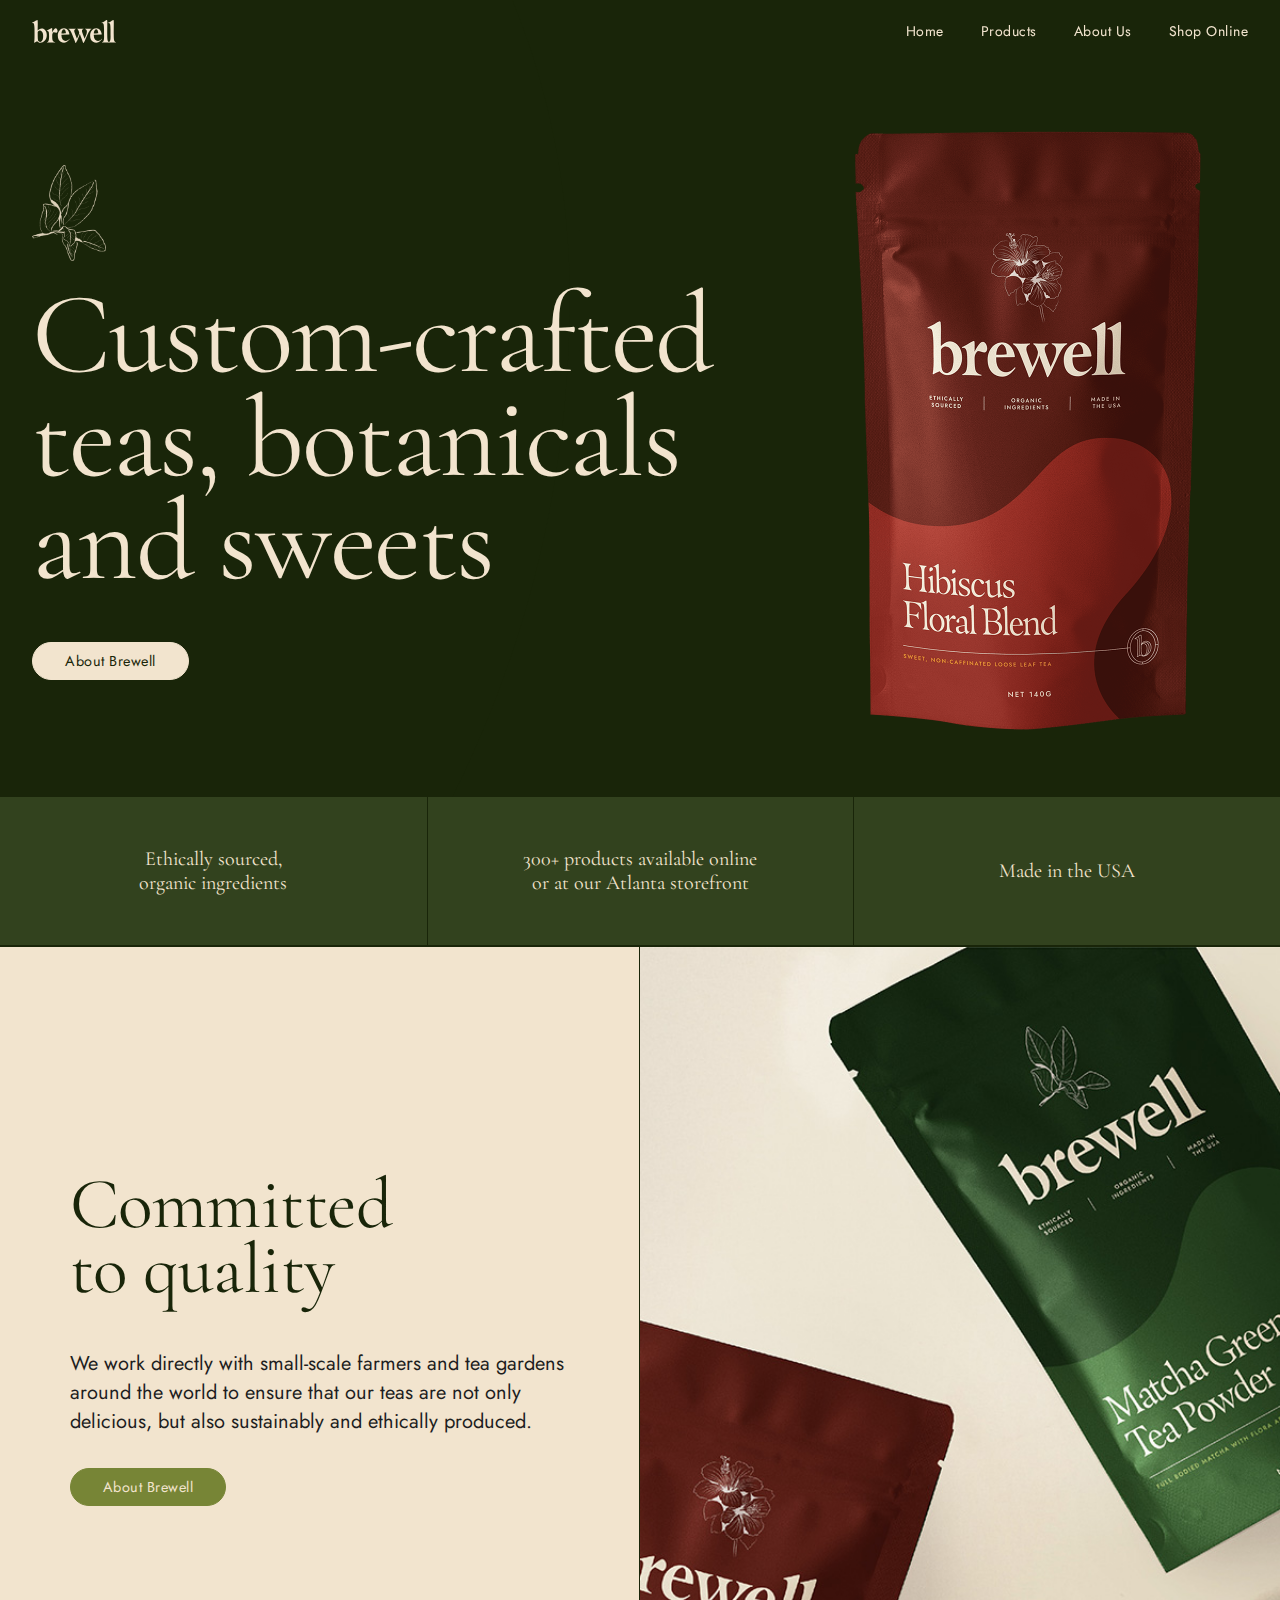
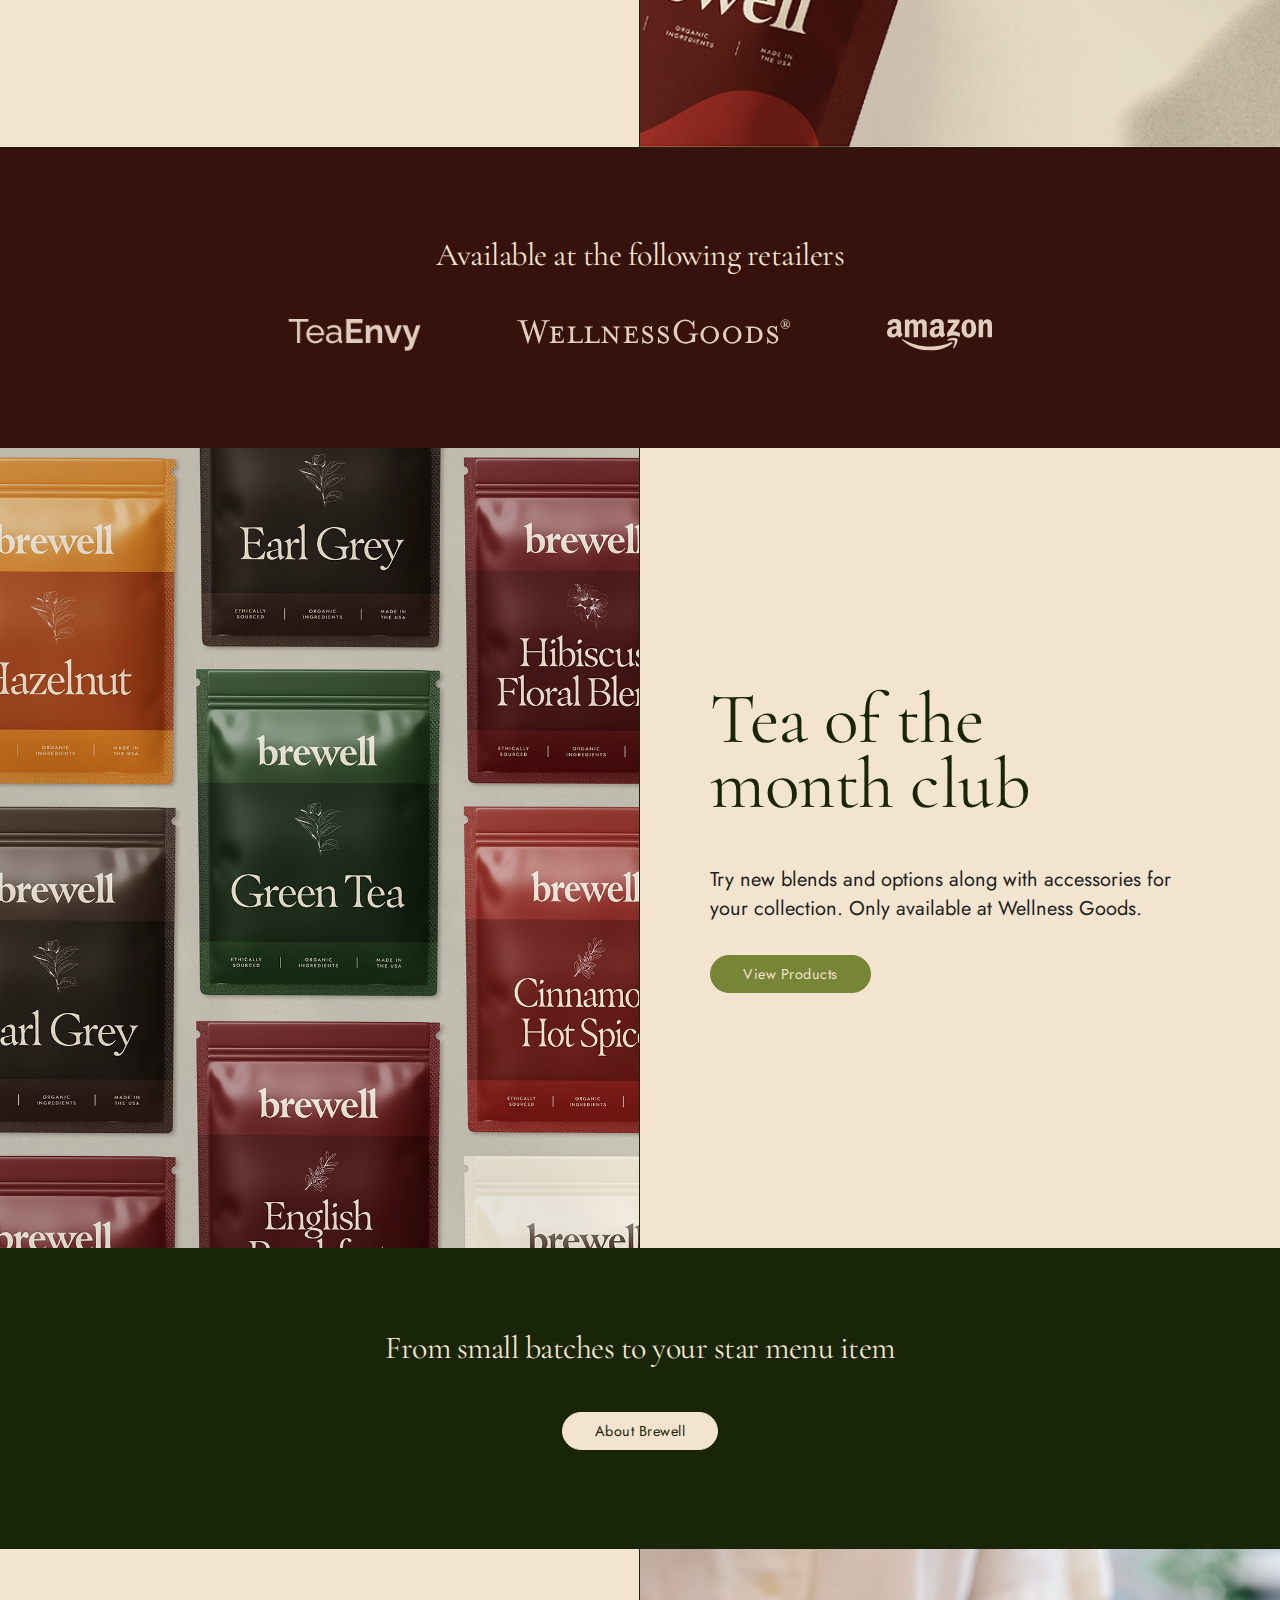
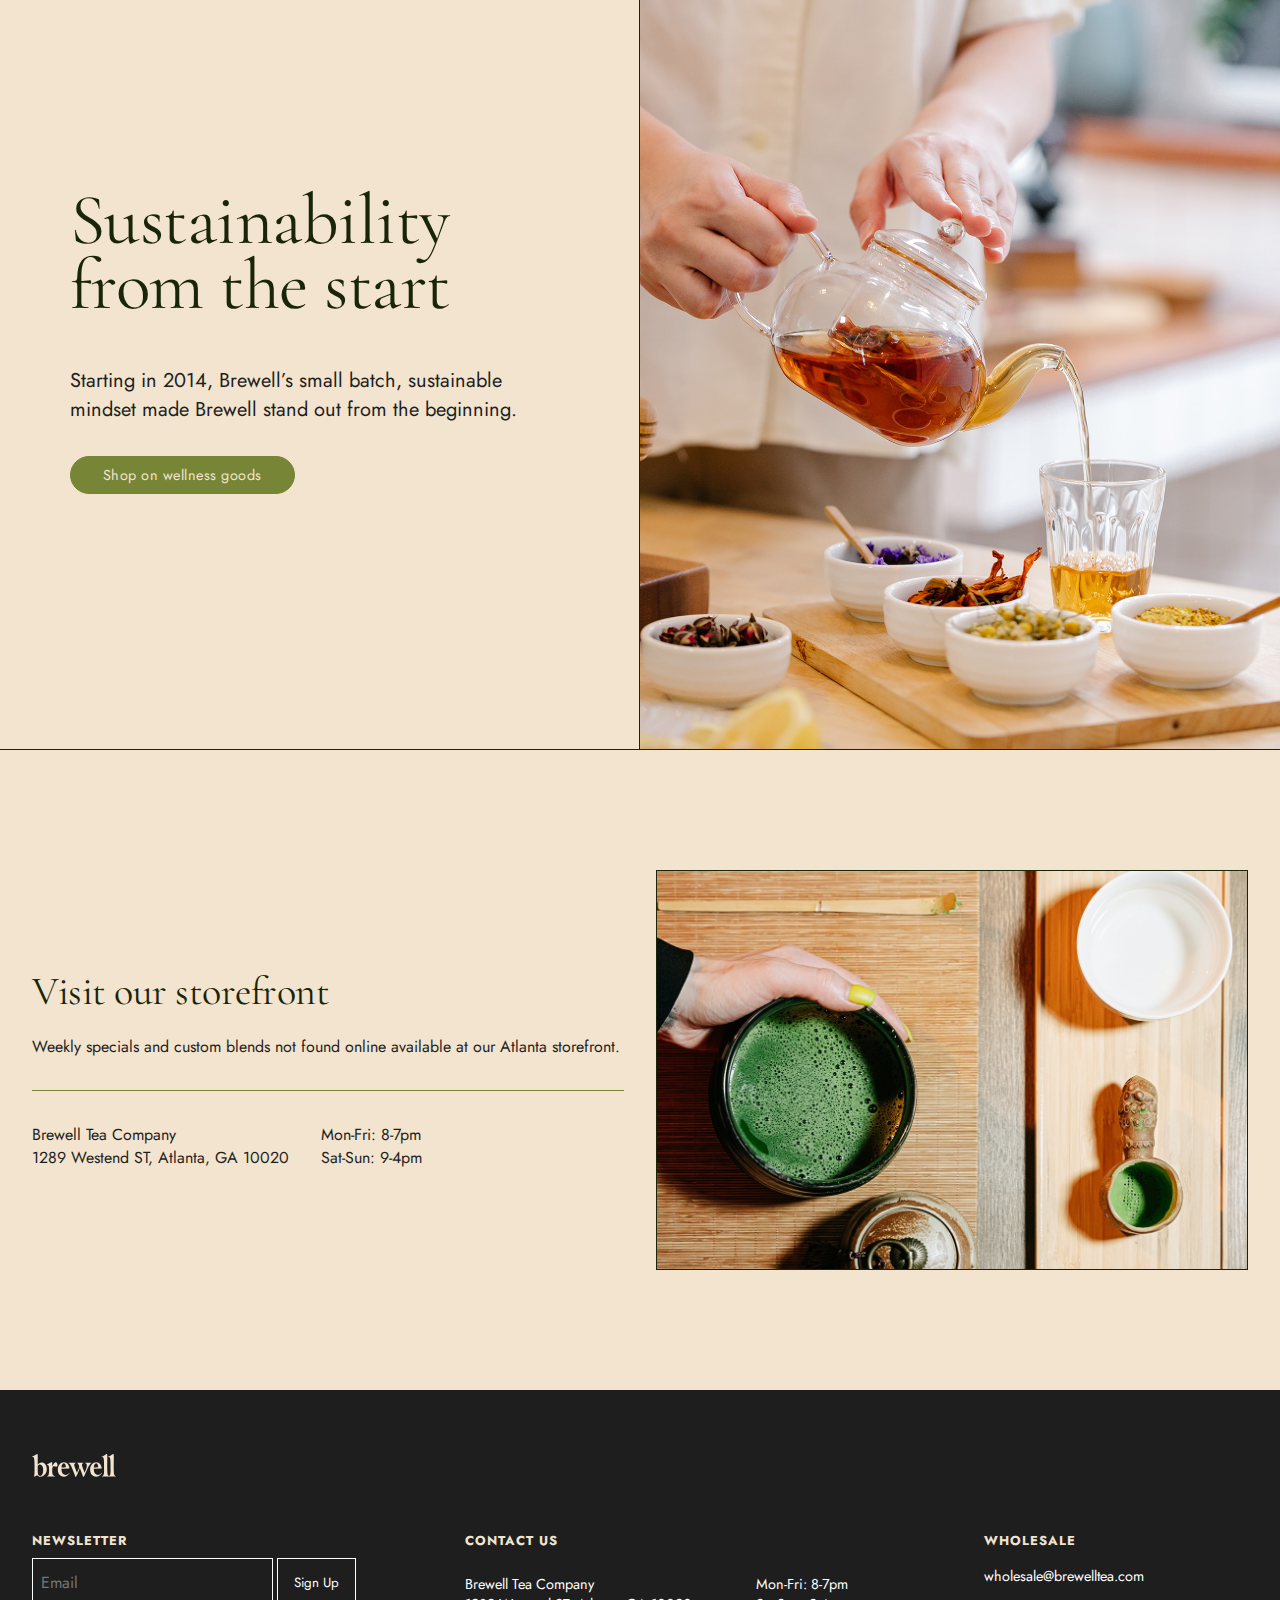
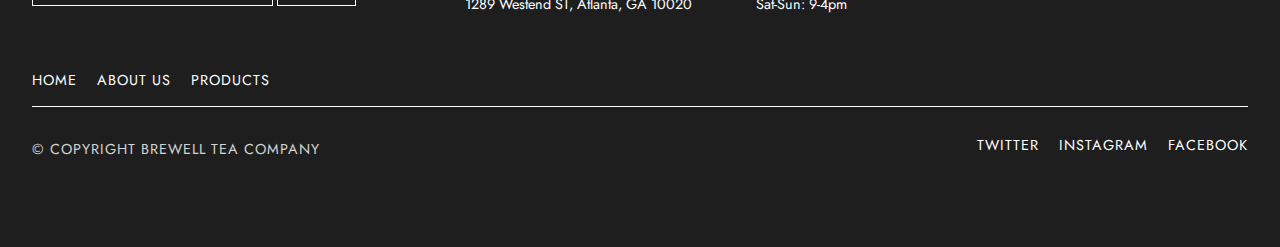
<file: index.html>
<!DOCTYPE html>
<html lang="en">
  <head>
    <meta charset="UTF-8">
    <meta http-equiv="X-UA-Compatible" content="IE=edge">
    <meta name="viewport" content="width=device-width, initial-scale=1.0">
    <title>Brewell Tea Company</title>
    <link rel="stylesheet" href="css/main.css">
    <script src="js/script.js" defer></script>
  </head>
  <body>

    <nav class="main-nav light">
      <div class="mobile-nav-header">
        <a class="logo" href="#"><img src="img/logos/brewell-logo-lt.svg" alt="Home"></a>
        <button class="menu-toggle">
          <span id="nav-btn-text">Menu</span>
        </button>
      </div>

      <div class="nav-links">
        <ul class="light">
          <li><a href="index.html">Home</a></li>
          <li><a href="products.html">Products</a></li>
          <li><a href="about.html">About Us</a></li>
          <li><a href="#">Shop Online</a></li>
          <!-- ^ add icon to note it leaves website -->
        </ul>
        <div class="nav-contact-info hidden">
            <dl>
              <dt>Contact Us</dt>
              <dd>Brewell Tea Company<br>
                1289 Westend ST, Atlanta, GA 10020<br>
                support@brewelltea.com</dd>
              <dd>Mon-Fri: 8-7pm<br>
                Sat-Sun: 9-4pm
              </p></dd>
              <dt>Wholesale</dt>
              <dd>wholesale@brewelltea.com</dd>
            </dl>
        </div>
      </div>
    </nav>

    <div class="hero">
      <header>
        <div>
          <img class="small-illustration" src="img/illustration.png" alt="">
          <h1>Custom-crafted<br> teas, botanicals<br> and sweets</h1>
          <a class="btn-light" href="about.html">About Brewell</a>
        </div>
        <img class="large-img" src="img/brewell-pouch-hibiscus-sm.png" alt="">
      </header>
    </div>

    <div class="features">
      <div>
        <span>Ethically sourced,<br> organic ingredients</span>
        <span>300+ products available online<br> or at our Atlanta storefront</span>
        <span>Made in the USA</span>    
      </div>
    </div>

    <section class="grid-section">
      <div class="grid-text border-right-dark">
        <div>
          <h2>Committed <br>to quality</h2>
          <p>We work directly with small-scale farmers and tea gardens around the world to ensure that our teas are not only delicious, but also sustainably and ethically produced.</p>
          <a class="btn-dark" href="about.html">About Brewell</a>
        </div>
      </div>
      <div class="grid-full-image img-1" alt="Brewell Bulk Tea Pouches">
      </div>
    </section>

    <section class="full-width-section red-bg">
      <h3>Available at the following retailers</h2>
      <div>
        <a alt="Shop Brewell on Tea Envy" href="#"><img src="img/logos/teaenvy-logo.png"></a>
        <a alt="Shop Brewell on Wholesome Goods" href="#"><img src="img/logos/WellnessGoods-logo.svg"></a>
        <a alt="Shop Brewell on Amazon" href="#"><img src="img/logos/amazon-logo-lt.svg"></a>
      </div>
    </section>

    <section class="grid-section">
      <div class="grid-full-image border-right-dark img-2" alt="Brewell Bulk Tea Bags">
      </div>

      <div class="grid-text">
        <div>
          <h2>Tea of the<br> month club</h2>
          <p>Try new blends and options along with accessories for your collection. Only available at Wellness Goods.</p>
          <a class="btn-dark" href="about.html">View Products</a>
        </div>
      </div>
    </section>

    <section class="full-width-section green-bg">
      <h3>From small batches to your star menu item</h2>
        <a class="btn-light" href="about.html">About Brewell</a>
    </section>

    <section class="grid-section">
      <div class="grid-text border-right-dark">
        <div>
          <h2>Sustainability<br> from the start</h2>
          <p>Starting in 2014, Brewell’s small batch, sustainable mindset made Brewell stand out from the beginning.</p>
          <a class="btn-dark" href="about.html">Shop on wellness goods</a>
        </div>
      </div>
      <div class="grid-full-image img-3" alt="Person pouring tea">
      </div>
    </section>

    <section class="grid-twocol">
      <div>
        <h3>Visit our storefront</h3>
        <p>Weekly specials and custom blends not found online available at our Atlanta storefront.</p>
  
          <div class="section-contact-info">
            <p>Brewell Tea Company <br>
            1289 Westend ST, Atlanta, GA 10020</p>
            <p>Mon-Fri: 8-7pm<br>
              Sat-Sun: 9-4pm</p>
        </div>
      </div>

      <div class="img-4">
      </div>
    </section>

    <footer class="main-footer">
      <div class="footer-grid-3">
        <a href="index.html" alt="Got to Homepage">
          <img src="img/logos/brewell-logo-lt.svg" alt="Brewell">
        </a>

        <div class="email-field">
          <div>
            <h4>Newsletter</h4>
            <input type="email" name="footer-email" id="footer-email" placeholder="Email">
            <button type="submit">Sign Up</button>
          </div>
        </div>

        <div class="footer-contact-info">
          <h4>Contact Us</h4>
          <div >
            <p>Brewell Tea Company <br>
            1289 Westend ST, Atlanta, GA 10020</p>
            <p>Mon-Fri: 8-7pm<br>
              Sat-Sun: 9-4pm</p>
          </div>
        </div>

        <div class="footer-wholesale-info">
          <h4>Wholesale</h4>
          <p>wholesale@brewelltea.com</p>
        </div>
      </div>
      <div class="container">
        <ul class="footer-nav-links">
          <li><a href="index.html">Home</a></li>
          <li><a href="about.html">About Us</a></li>
          <li><a href="products.html">Products</a></li>
        </ul>
  
        <div class="copy">
          <p>&copy; Copyright Brewell Tea Company</p>
          <ul class="footer-social-links">
            <li><a href="#">Twitter</a></li>
            <li><a href="#">Instagram</a></li>
            <li><a href="#">Facebook</a></li>
          </ul>
        </div>
      </div>
    </footer>

  </body>
</html>
</file>
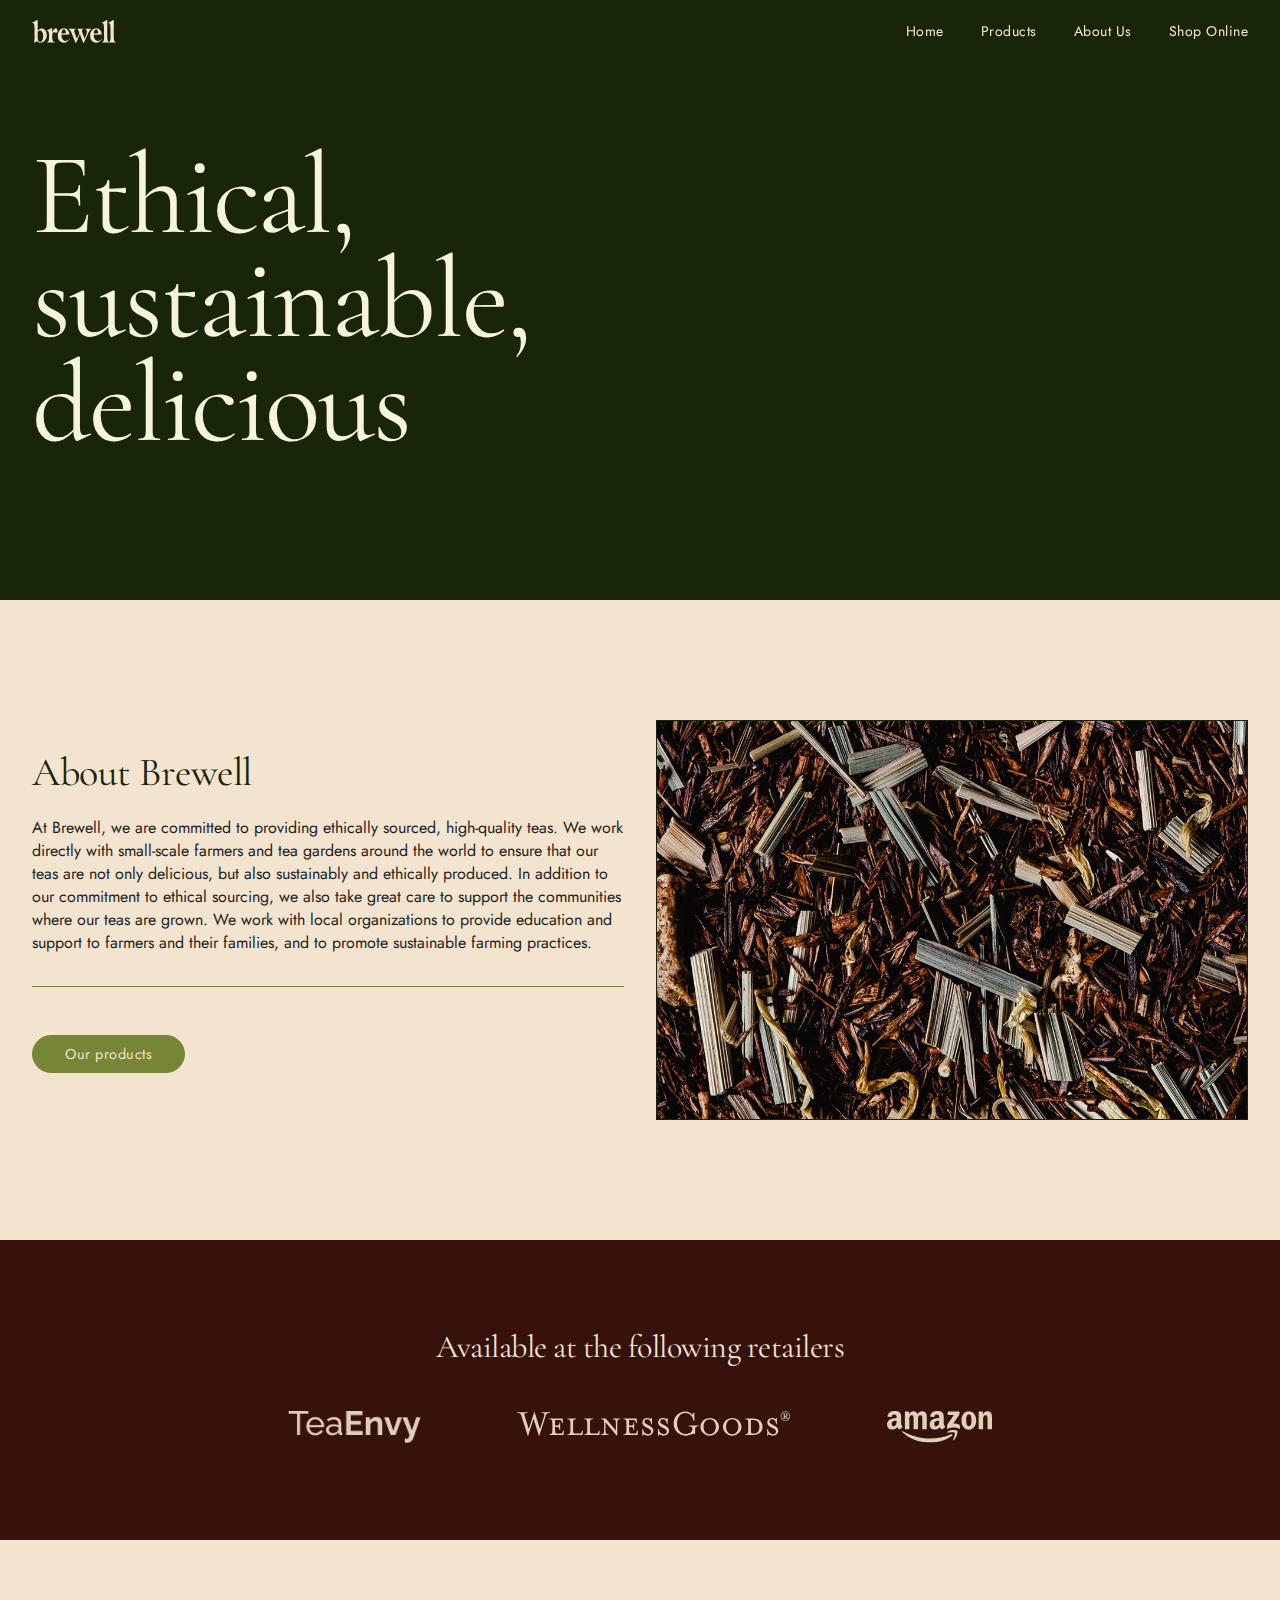
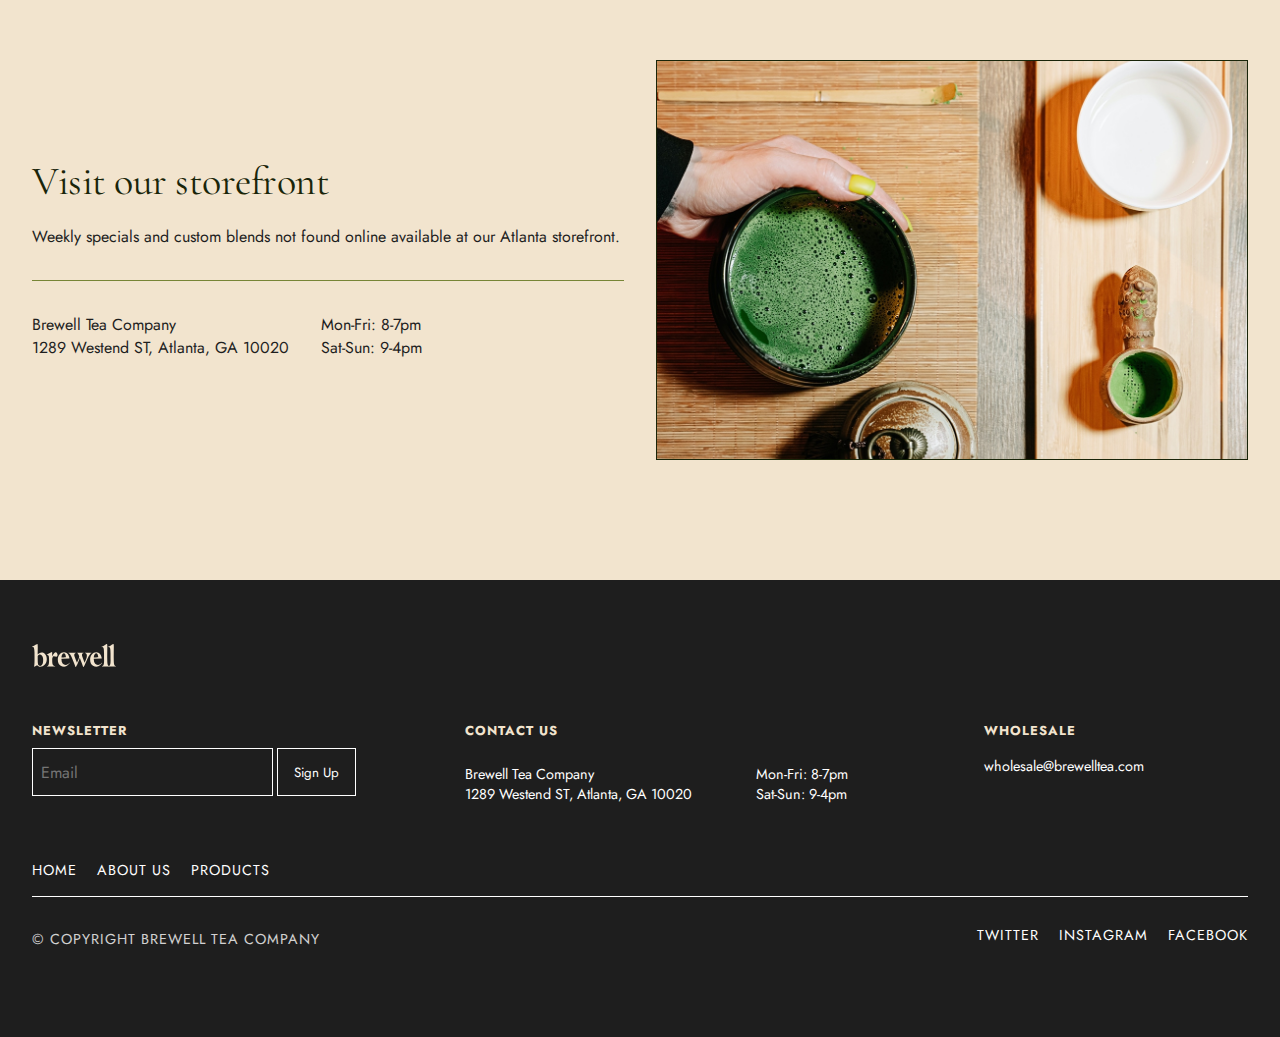
<file: about.html>
<!DOCTYPE html>
<html lang="en">
  <head>
    <meta charset="UTF-8">
    <meta http-equiv="X-UA-Compatible" content="IE=edge">
    <meta name="viewport" content="width=device-width, initial-scale=1.0">
    <title>Brewell Tea Company</title>
    <link rel="stylesheet" href="css/main.css">
    <script src="js/script.js" defer></script>
  </head>
  <body>

    <nav class="main-nav light">
      <div class="mobile-nav-header">
        <a class="logo" href="index.html"><img src="img/logos/brewell-logo-lt.svg" alt="Home"></a>
        <button class="menu-toggle">
          <span id="nav-btn-text">Menu</span>
        </button>
      </div>

      <div class="nav-links">
        <ul class="light">
          <li><a href="index.html">Home</a></li>
          <li><a href="products.html">Products</a></li>
          <li><a href="about.html">About Us</a></li>
          <li><a href="#">Shop Online</a></li>
          <!-- ^ add icon to note it leaves website -->
        </ul>
        <div class="nav-contact-info hidden">
            <dl>
              <dt>Contact Us</dt>
              <dd>Brewell Tea Company<br>
                1289 Westend ST, Atlanta, GA 10020<br>
                support@brewelltea.com</dd>
              <dd>Mon-Fri: 8-7pm<br>
                Sat-Sun: 9-4pm
              </p></dd>
              <dt>Wholesale</dt>
              <dd>wholesale@brewelltea.com</dd>
            </dl>
        </div>
      </div>
    </nav>

    <div class="hero-subpage">
      <header>
        <div>
          <h1>Ethical, sustainable, delicious</h1>
        </div>
        <!-- <img class="header-side-image" src="img/tea-chocolate.png"> -->
      </header>
    </div>


    <section class="grid-twocol">
      <div>
        <h3>About Brewell</h3>
        <p>At Brewell, we are committed to providing ethically sourced, high-quality teas. We work directly with small-scale farmers and tea gardens around the world to ensure that our teas are not only delicious, but also sustainably and ethically produced.
        In addition to our commitment to ethical sourcing, we also take great care to support the communities where our teas are grown. We work with local organizations to provide education and support to farmers and their families, and to promote sustainable farming practices.</p>
        <a class="btn-dark" href="products.html">Our products</a>

      </div>
      <div class="img-5">
      </div>
    </section>

    <section class="full-width-section red-bg">
      <h3>Available at the following retailers</h2>
      <div>
        <a alt="Shop Brewell on Tea Envy" href="#"><img src="img/logos/teaenvy-logo.png"></a>
        <a alt="Shop Brewell on Wholesome Goods" href="#"><img src="img/logos/WellnessGoods-logo.svg"></a>
        <a alt="Shop Brewell on Amazon" href="#"><img src="img/logos/amazon-logo-lt.svg"></a>
      </div>
    </section>

    

    <section class="grid-twocol">
      <div>
        <h3>Visit our storefront</h3>
        <p>Weekly specials and custom blends not found online available at our Atlanta storefront.</p>
  
          <div class="section-contact-info">
            <p>Brewell Tea Company <br>
            1289 Westend ST, Atlanta, GA 10020</p>
            <p>Mon-Fri: 8-7pm<br>
              Sat-Sun: 9-4pm</p>
        </div>
      </div>

      <div class="img-4">
      </div>
    </section>

    <footer class="main-footer">
      <div class="footer-grid-3">
        <a href="index.html" alt="Got to Homepage">
          <img src="img/logos/brewell-logo-lt.svg" alt="Brewell">
        </a>

        <div class="email-field">
          <div>
            <h4>Newsletter</h4>
            <input type="email" name="footer-email" id="footer-email" placeholder="Email">
            <button type="submit">Sign Up</button>
          </div>
        </div>

        <div class="footer-contact-info">
          <h4>Contact Us</h4>
          <div >
            <p>Brewell Tea Company <br>
            1289 Westend ST, Atlanta, GA 10020</p>
            <p>Mon-Fri: 8-7pm<br>
              Sat-Sun: 9-4pm</p>
          </div>
        </div>

        <div class="footer-wholesale-info">
          <h4>Wholesale</h4>
          <p>wholesale@brewelltea.com</p>
        </div>
      </div>
      <div class="container">
        <ul class="footer-nav-links">
          <li><a href="index.html">Home</a></li>
          <li><a href="about.html">About Us</a></li>
          <li><a href="products.html">Products</a></li>
        </ul>
  
        <div class="copy">
          <p>&copy; Copyright Brewell Tea Company</p>
          <ul class="footer-social-links">
            <li><a href="#">Twitter</a></li>
            <li><a href="#">Instagram</a></li>
            <li><a href="#">Facebook</a></li>
          </ul>
        </div>
      </div>
    </footer>

  </body>
</html>
</file>
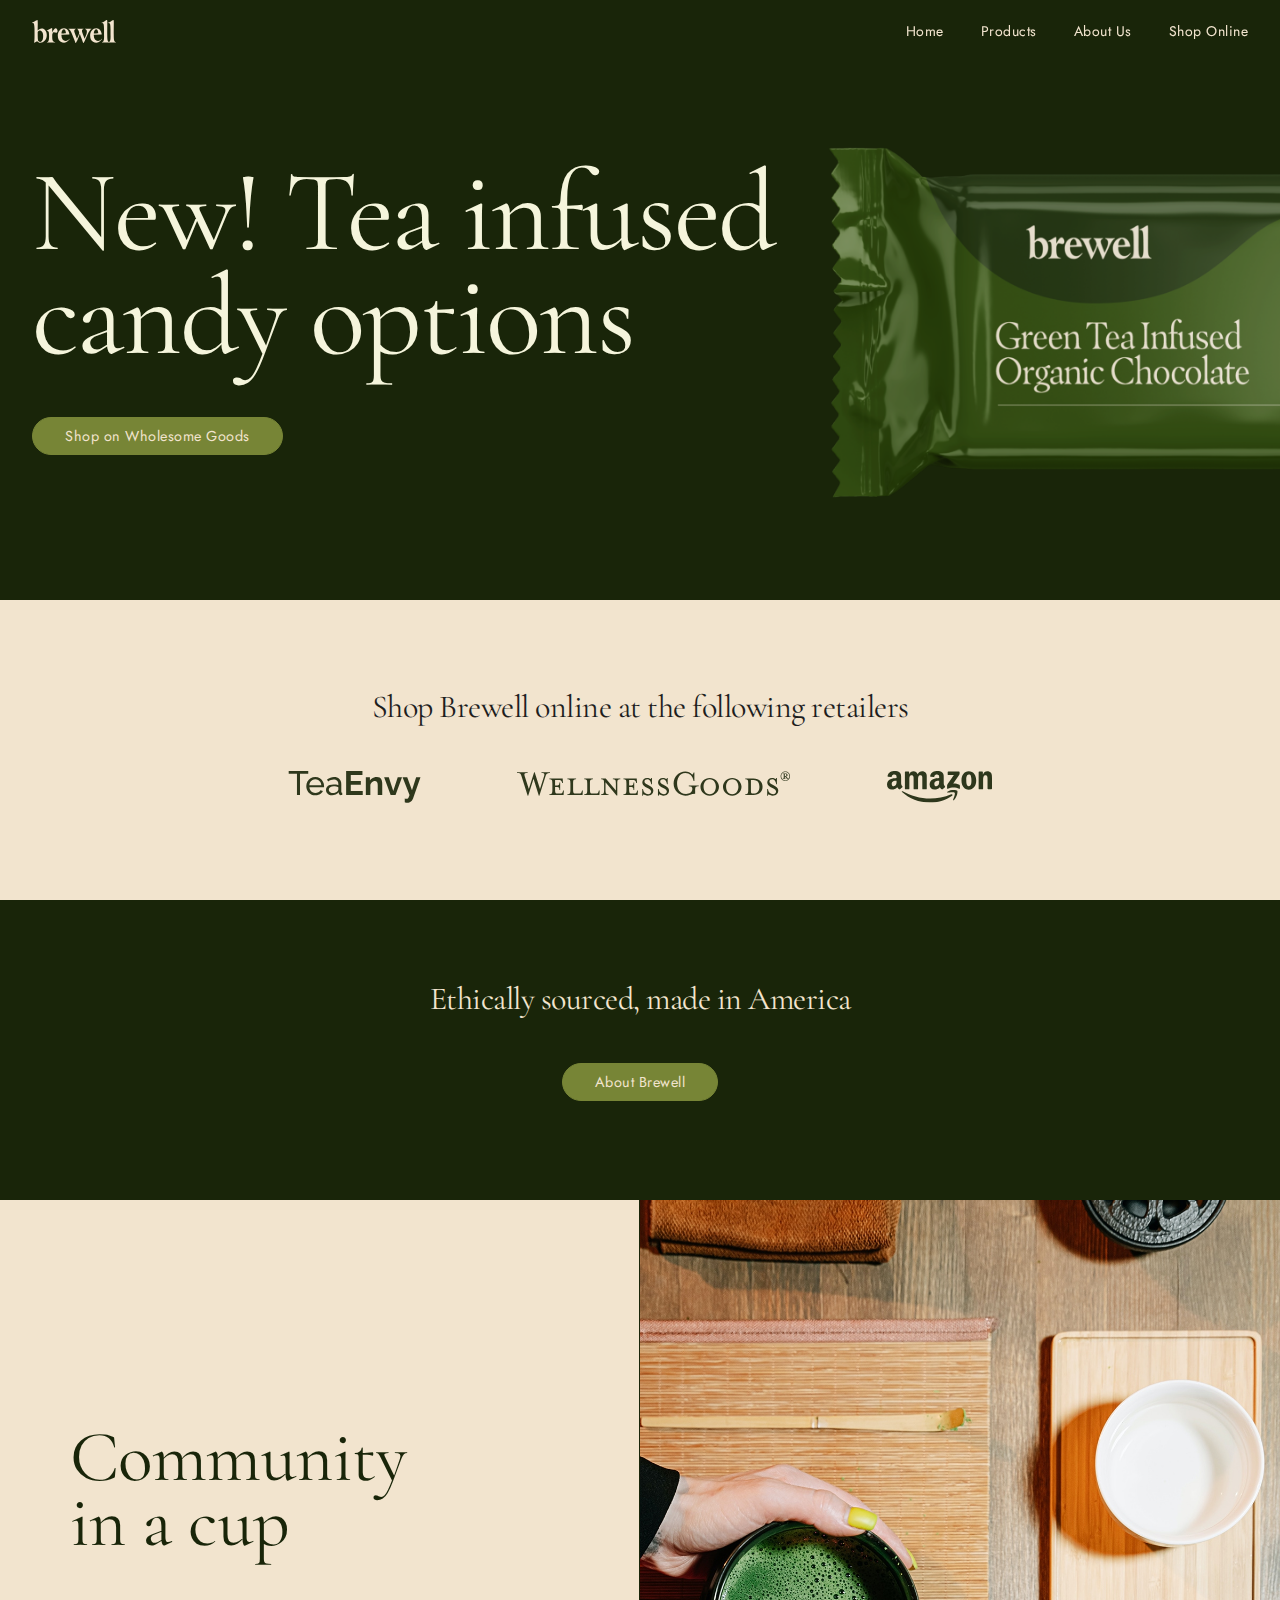
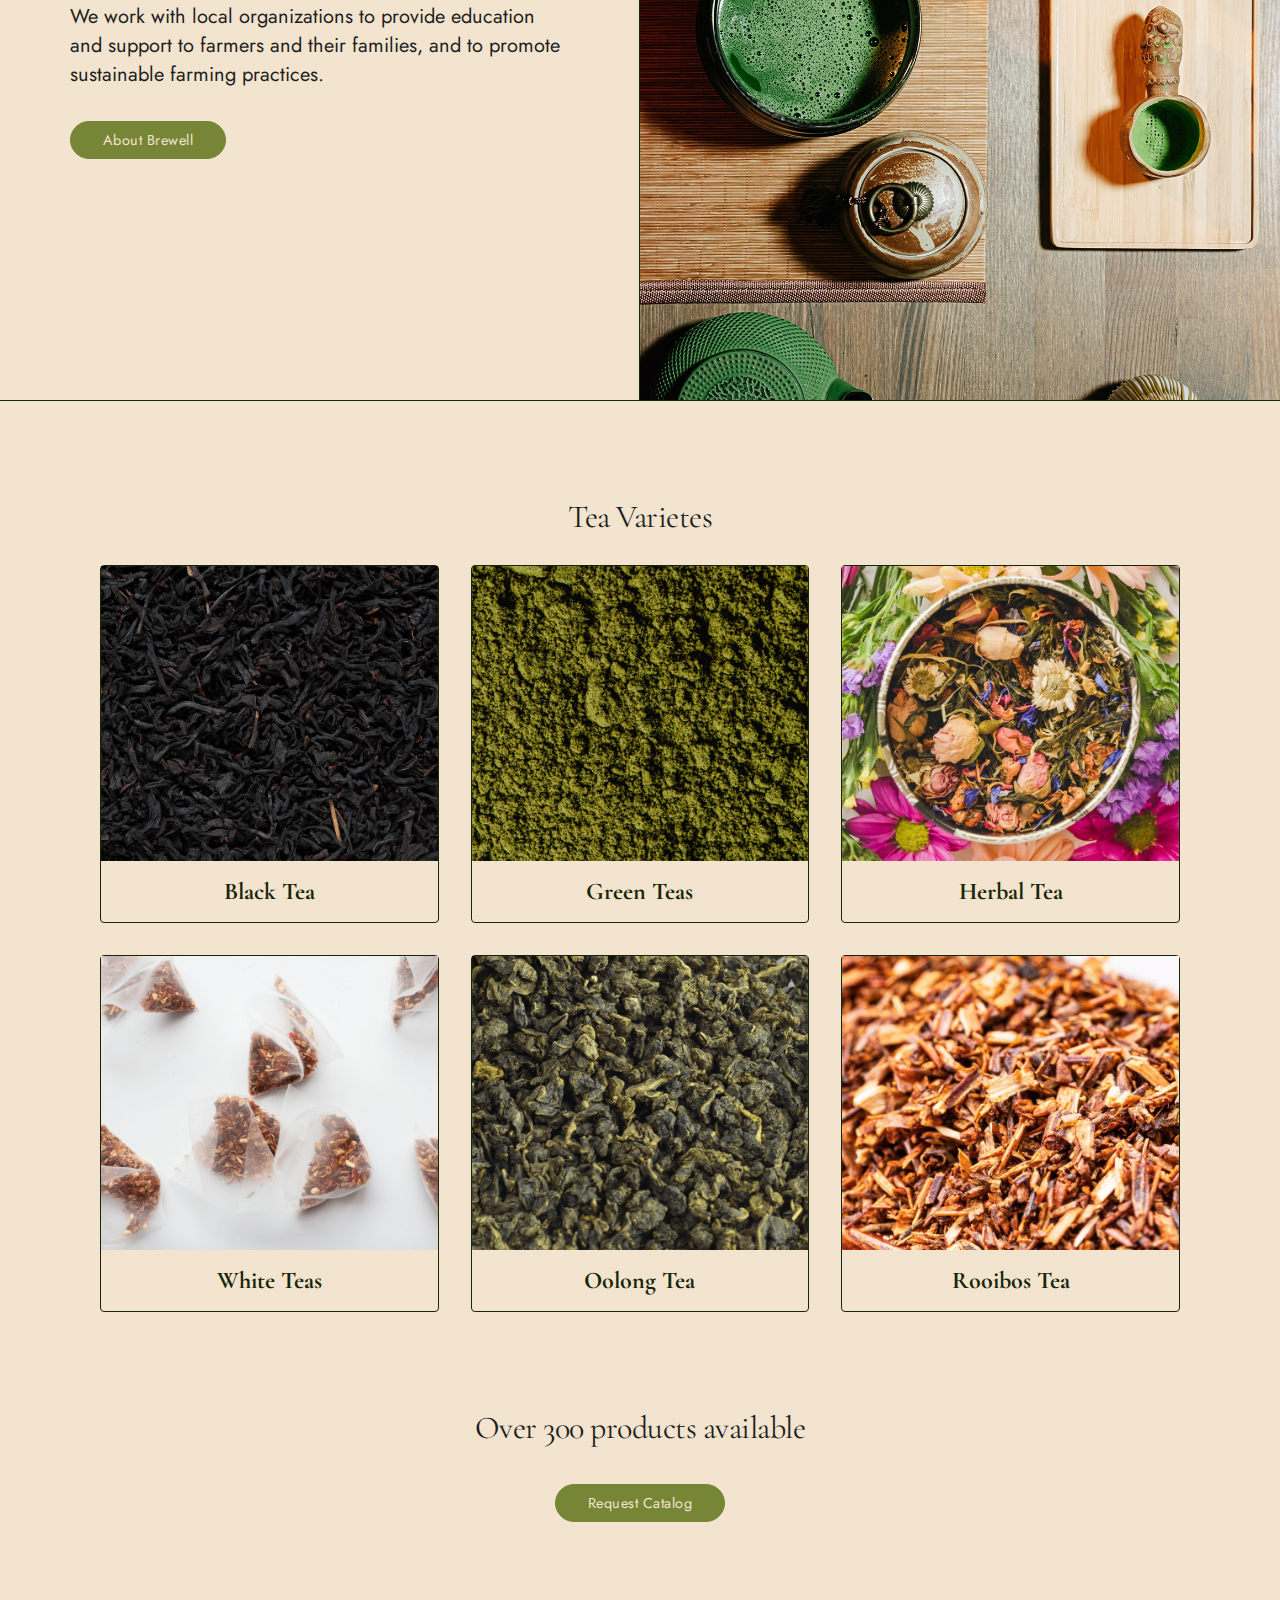
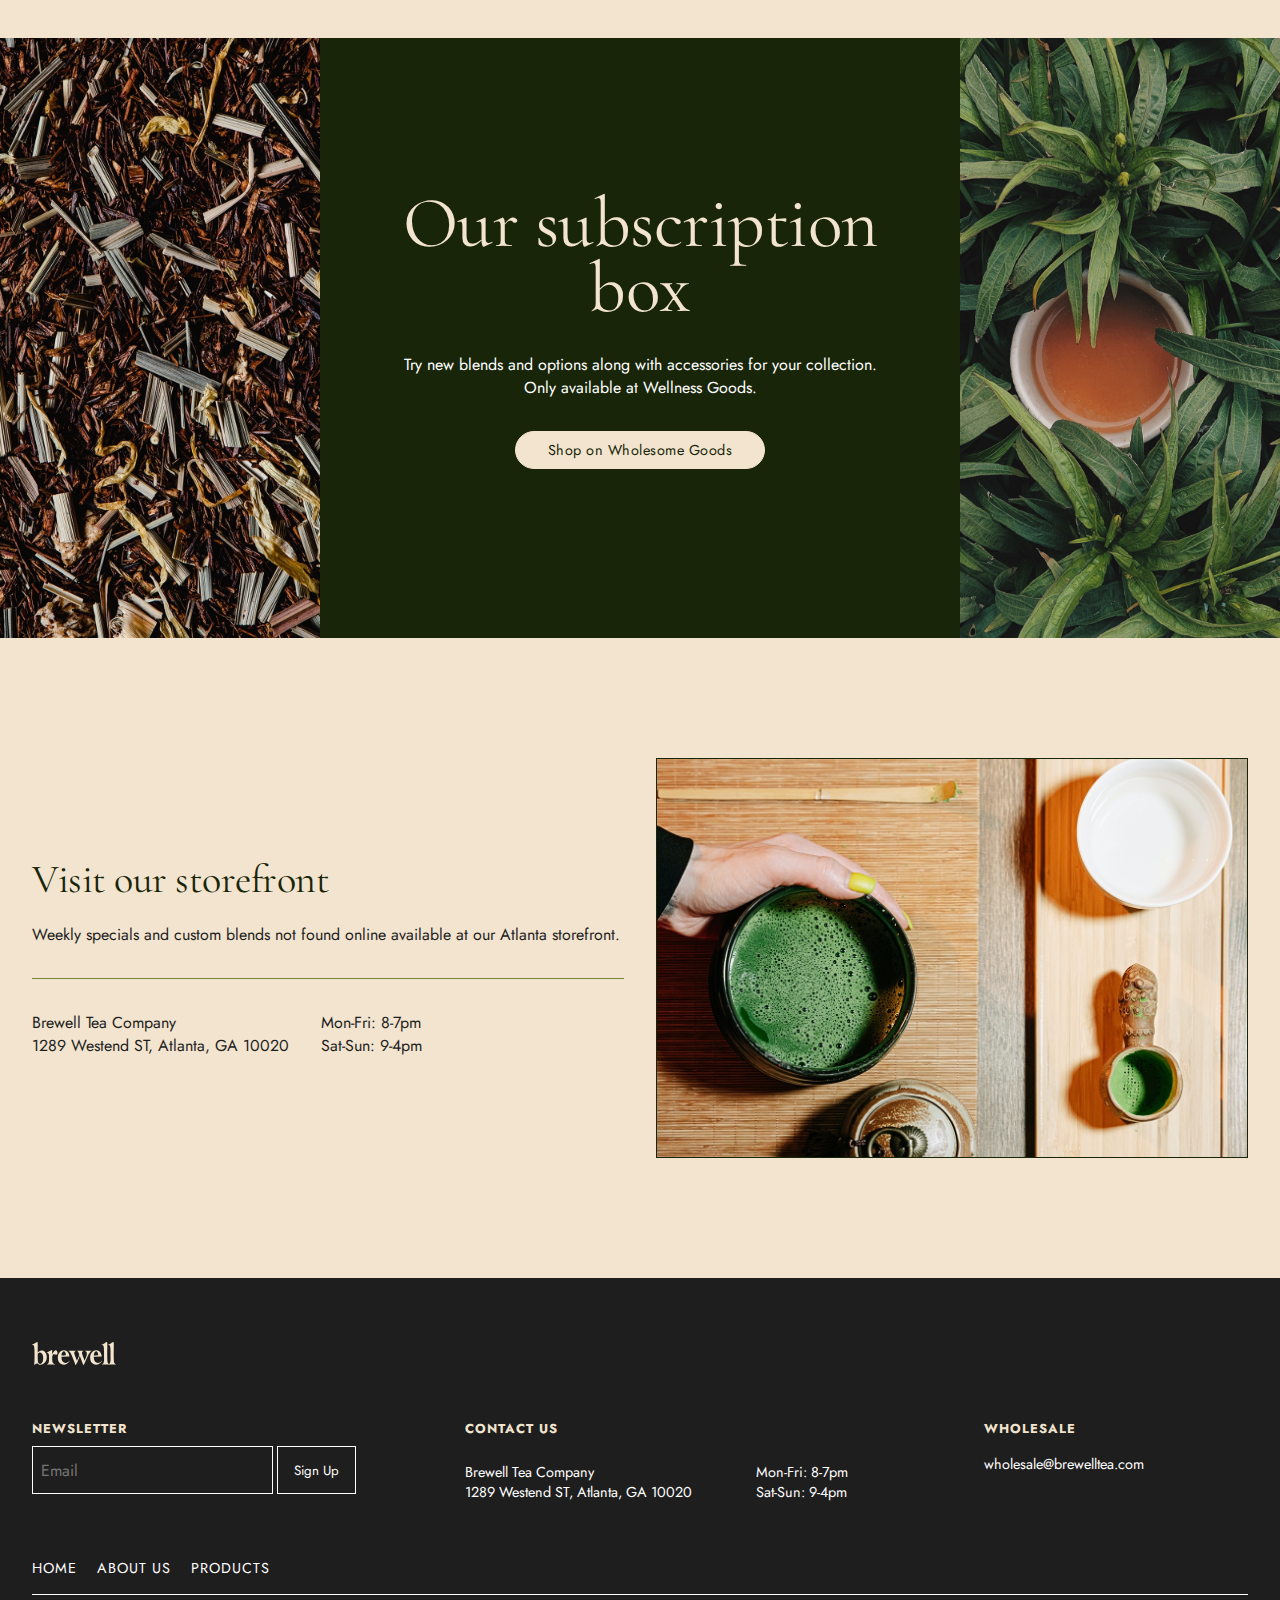
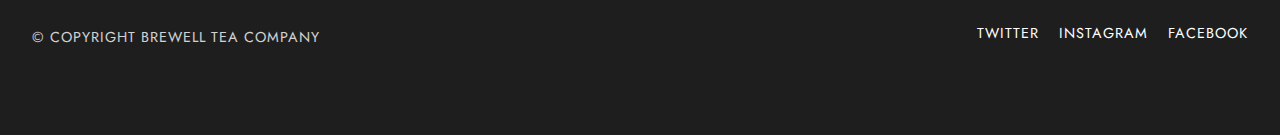
<file: products.html>
<!DOCTYPE html>
<html lang="en">
  <head>
    <meta charset="UTF-8">
    <meta http-equiv="X-UA-Compatible" content="IE=edge">
    <meta name="viewport" content="width=device-width, initial-scale=1.0">
    <title>Brewell Tea Company</title>
    <link rel="stylesheet" href="css/main.css">
    <script src="js/script.js" defer></script>
  </head>
  <body>

    <nav class="main-nav light">
      <div class="mobile-nav-header">
        <a class="logo" href="index.html"><img src="img/logos/brewell-logo-lt.svg" alt="Home"></a>
        <button class="menu-toggle">
          <span id="nav-btn-text">Menu</span>
        </button>
      </div>

      <div class="nav-links">
        <ul class="light">
          <li><a href="index.html">Home</a></li>
          <li><a href="products.html">Products</a></li>
          <li><a href="about.html">About Us</a></li>
          <li><a href="#">Shop Online</a></li>
          <!-- ^ add icon to note it leaves website -->
        </ul>
        <div class="nav-contact-info hidden">
            <dl>
              <dt>Contact Us</dt>
              <dd>Brewell Tea Company<br>
                1289 Westend ST, Atlanta, GA 10020<br>
                support@brewelltea.com</dd>
              <dd>Mon-Fri: 8-7pm<br>
                Sat-Sun: 9-4pm
              </p></dd>
              <dt>Wholesale</dt>
              <dd>wholesale@brewelltea.com</dd>
            </dl>
        </div>
      </div>
    </nav>

    <div class="hero-subpage">
      <header>
        <div>
          <h1>New! Tea infused<br> candy options</h1>
          <a class="btn-dark" href="#">Shop on Wholesome Goods</a>
        </div>
        <img class="header-side-image" src="img/tea-chocolate.png">
      </header>
    </div>

    <section class="full-width-section lt-bg">
      <h3>Shop Brewell online at the following retailers</h2>
      <div>
        <a alt="Shop Brewell on Tea Envy" href="#"><img src="img/logos/teaenvy-logo.svg"></a>
        <a alt="Shop Brewell on Wholesome Goods" href="#"><img src="img/logos/WellnessGoods-logo-dark.svg"></a>
        <a alt="Shop Brewell on Amazon" href="#"><img src="img/logos/amazon-logo-dark.svg"></a>
      </div>
    </section>

    <section class="full-width-section green-bg">
      <h3>Ethically sourced, made in America</h2>
        <a class="btn-dark" href="about.html">About Brewell</a>
    </section>

    <section class="grid-section">
      <div class="grid-text border-right-dark">
        <div>
          <h2>Community<br> in a cup</h2>
          <p>We work with local organizations to provide education and support to farmers and their families, and to promote sustainable farming practices.</p>
          <a class="btn-dark" href="about.html">About Brewell</a>
        </div>
      </div>
      <div class="grid-full-image img-4" alt="Brewell Bulk Tea Pouches">
      </div>
    </section>

    <section class="varieties">
      <h3>Tea Varietes</h3>

      <div class="tea-types">

        <div class="card">
          <img src="img/tea-black.jpg" alt="Black Tea">
          <div>
            <h4>Black Tea</h4>
          </div>
        </div>
        <div class="card">
          <img src="img/tea-green.jpg" alt="Green Teas">
          <div>
            <h4>Green Teas</h4>
          </div>
        </div>
        <div class="card">
          <img src="img/tea-herbal.jpg" alt="Herbal Tea">
          <div>
            <h4>Herbal Tea</h4>
          </div>
        </div>
        <div class="card">
          <img src="img/tea-white.jpg" alt="White Tea">
          <div>
            <h4>White Teas</h4>
          </div>
        </div>
        <div class="card">
          <img src="img/tea-oolong.jpg" alt="Oolong Teas">
          <div>
            <h4>Oolong Tea</h4>
          </div>
        </div>
        <div class="card">
          <img src="img/tea-rooibos.jpg" alt="Rooibos Tea">
          <div>
            <h4>Rooibos Tea</h4>
          </div>
        </div>
        
      </div>
      <h3>Over 300 products available</h3>
      <a class="btn-dark" href="#">Request Catalog</a>

    </section>


    <section class="grid-threecol">
      <div class="img-5"></div>
      <div class="threecol-text">
        <h2>Our subscription box</h2>
        <p>Try new blends and options along with accessories for your collection. Only available at Wellness Goods.</p>
        <a class="btn-light" href="#">Shop on Wholesome Goods</a>

      </div>
      <div class="img-6"></div>
    </section>



    <section class="grid-twocol">
      <div>
        <h3>Visit our storefront</h3>
        <p>Weekly specials and custom blends not found online available at our Atlanta storefront.</p>
  
          <div class="section-contact-info">
            <p>Brewell Tea Company <br>
            1289 Westend ST, Atlanta, GA 10020</p>
            <p>Mon-Fri: 8-7pm<br>
              Sat-Sun: 9-4pm</p>
        </div>
      </div>

      <div class="img-4">
      </div>
    </section>

    <footer class="main-footer">
      <div class="footer-grid-3">
        <a href="index.html" alt="Got to Homepage">
          <img src="img/logos/brewell-logo-lt.svg" alt="Brewell">
        </a>

        <div class="email-field">
          <div>
            <h4>Newsletter</h4>
            <input type="email" name="footer-email" id="footer-email" placeholder="Email">
            <button type="submit">Sign Up</button>
          </div>
        </div>

        <div class="footer-contact-info">
          <h4>Contact Us</h4>
          <div >
            <p>Brewell Tea Company <br>
            1289 Westend ST, Atlanta, GA 10020</p>
            <p>Mon-Fri: 8-7pm<br>
              Sat-Sun: 9-4pm</p>
          </div>
        </div>

        <div class="footer-wholesale-info">
          <h4>Wholesale</h4>
          <p>wholesale@brewelltea.com</p>
        </div>
      </div>
      <div class="container">
        <ul class="footer-nav-links">
          <li><a href="index.html">Home</a></li>
          <li><a href="about.html">About Us</a></li>
          <li><a href="products.html">Products</a></li>
        </ul>
  
        <div class="copy">
          <p>&copy; Copyright Brewell Tea Company</p>
          <ul class="footer-social-links">
            <li><a href="#">Twitter</a></li>
            <li><a href="#">Instagram</a></li>
            <li><a href="#">Facebook</a></li>
          </ul>
        </div>
      </div>
    </footer>

  </body>
</html>
</file>
<file: css/main.css>
/* IMPORTS */
@import url('https://fonts.googleapis.com/css2?family=Cormorant+Garamond:ital,wght@0,300;1,300&family=Jost:ital,wght@0,400;0,600;1,400;1,600&display=swap');
@import url(utlity.css);
/* @import url(nav.css); */


/* GENERAL STYLES */

body {
  overflow-x: hidden;
  color: var(--text-dark);
  background-color: var(--beige);
}

h1 {
 font-size: 4rem;
 font-weight: 400;
 letter-spacing: -.5px;
 line-height: .9;
 text-align: center;
}

h2 {
  font-size: 3rem;
  font-weight: 400;
  letter-spacing: -.5px;
  line-height: .9;
  color: var(--dark-green);
  margin-bottom: 1.5rem;
}

h3 {
  font-size: 2rem;
  font-weight: 400;
  letter-spacing: -.5px;
  line-height: 1;
  margin-bottom: 1.5rem;
}

h4 {
  text-transform: uppercase;
  font-size: .9em;
  letter-spacing: 1px;
  color: var(--beige);
}

.container {
  max-width: 1440px;
  margin: auto;
}

.btn-light, .btn-dark {
  padding: .5rem 2rem;
  display: inline-block;
  margin-block: 1rem;
  text-decoration: none;
  border-radius: 100px;
  font-size: .9rem;
  letter-spacing: .5px;  transition: 300ms ease-in-out;

}

.btn-light {
  background-color: var(--beige);
  border: 1px solid var(--beige);
  color: var(--dark-green);
}

.btn-light:hover{
  background-color: var(--beige-transparent);
  color: var(--beige)
}

.btn-dark {
  background-color: var(--lt-green);
  color: var(--beige);
  border: 1px solid var(--lt-green);

}

.red-bg {
  background-color: var(--dark-red);
}

.green-bg {
  background-color: var(--dark-green);
}

.lt-bg {
  background-color: var(--beige);
}

.btn-dark:hover {
  background-color: var(--beige-transparent);
  color: var(--lt-green)
}

.border-right-dark {
  border-right: 1px solid var(--dark-green);
}


/* NAVIGATION */

.main-nav {
  position: fixed;
  width: 100%;
  /* max-width: 1800px; */
  left: 50%;
  transform: translateX(-50%);
  margin: auto;
  display: flex;
  align-items: center;
  justify-content: space-between;
  z-index: 1;

}

.mobile-nav-header {
  padding-inline: 2rem;
  display: flex;
  width: 100%;
  max-width: 1800px;
  /* margin-inline:auto; */
  justify-content: space-between;
  align-items: center;
  height: 4rem;
  z-index: 2;
}

.nav-scroll-bg {
  background-color: var(--dark-green);
  border-bottom: 1px solid var(--beige);
}

.main-nav ul {
  position: relative;
  display: inline-block;
  top: -2px;
  list-style: none;
}

.main-nav ul li a {
  font-size: 1.25rem;
  color: var(--dark-green);
  padding: 1.5rem 2rem;
  display: block;
  width: 100vw;
  text-decoration: none;
}

.main-nav ul li {
  border-bottom: 1px solid var(--lt-green);
}

.main-nav ul li:first-of-type {
  border-top: 1px solid var(--lt-green);
}

.main-nav ul li a:hover {
  color: var(--lt-green);
  background-color: #e0cfb4;
  transition: 150ms ease;
}

.logo {
  display: flex;
  align-items: center;
}

.nav-links {
  color: var(--dark-green);
  position: absolute;
  background-color: var(--beige);
  top: 4rem;
  min-height: calc(100vh - 4rem);
  width: 100vw;
  flex-direction: column;
  justify-content: space-between;
  opacity: 0;
  display: none;
}

.nav-links.active {
  opacity: 1;
  display: flex;
}

.nav-links dl {
  padding: 2rem;
}

.nav-links dt {
  text-transform: uppercase;
  font-size: .9rem;
  font-weight: 600;
  letter-spacing: 1px;
  color: var(--lt-green);
  margin: 2rem 0 .5rem;
}

.nav-links dd {
  margin-bottom: 1rem;
}

.menu-toggle {
  border: 1px solid var(--beige);
  border-radius: 50px;
  padding: .25rem 1rem;
  color: var(--beige);
  background-color: transparent;
  cursor: pointer;
  font-size: .8rem;
  height: 2.5rem;
}

.menu-toggle:hover {
  background-color: var(--beige-transparent);
  color: var(--beige);
  transition: 200ms ease;

}

.menu-toggle.active {
  border: 1px solid var(--dark-green) !important;
  color: var(--dark-green) !important;
  transition: 200ms ease;

}

.active {
  background-color: var(--beige);
}

/* NAVIGATION END */

/* HERO */

.hero {
  width: 100vw;
  min-height: 80vh;
  display: flex;
  flex-direction: column;
  align-items: center;
  padding: 6rem 2rem 0;
  background-image: url(../img/shapelayer-bottom.svg);
  background-color: var(--dark-green);
  background-position: bottom;
  background-size: cover;
  background-repeat: no-repeat;
  text-align: center;
}

.hero header {
  width: 100%;
  max-width: 1440px;
  margin: auto;
}

.hero h1 {
  color: var(--beige);
  margin-block: 1rem;
}

.small-illustration {
  height: 5rem;
}

.large-img {
  margin-block: 2rem;
  height: clamp(200px, 40vh, 90vh);
}

.features {
  background-color: var(--mid-green);
  border-bottom: 1px solid var(--dark-green);
  color: var(--beige);
  text-align: center;
  height: auto;
}

.features div {
  display: grid;
  grid-template-columns: repeat(1fr);
  /* height: 100%; */
  width: 100%;
  max-width: 1440px;
  margin: auto;
}

.features span {
  font-family: 'Cormorant Garamond', Times, serif;  
  font-weight: 400;
  font-size: 1.5rem;
  width: 100%;
  height: 150px;
  display: flex;
  border-bottom: 1px solid var(--dark-green);
  justify-content: center;
  align-items: center;
}

/* HERO END */

/* HERO SUBPAGE */

.hero-subpage {
  position: relative;
  height: auto;
  display: flex;
  flex-direction: column;
  justify-content: center;
  background-color: var(--dark-green);
  padding-block: 6rem 2rem;
  text-align: center;
}

.hero-subpage h1 {
  color: beige;
  margin-bottom: 2rem;
}

.hero-subpage header {
  display: flex;
  flex-direction: column;
  justify-content: center;
  align-items: center;
  margin-inline: 2rem;
}

.header-side-image {
  width: 100%;
  position: relative;
  transform: 0;
}


/* HERO SUBPAGE END */

/* SECTIONS */

.grid-section {
  text-align: center;
  display: grid;
  grid-template-columns: 1fr;
}

.grid-text {
  padding: 4rem 2rem;
  height: 100%;
  width: 100%;
  min-height: 400px;
  display: flex;
  flex-direction: column;
  justify-content: center;
  border-bottom: 1px solid var(--dark-green);
}

.grid-text p {
  display: inline-block;
  margin-block: 1rem;
  font-size: 1rem;
}

.grid-full-image {
  border-bottom: 1px solid var(--dark-green);
  width: 100%;
  height: 300px;
  overflow: hidden;
  display: grid;
  justify-content: center;
  align-items: center;
}

.grid-full-image img {
  height: auto;
  width: 100%;
}

.full-width-section {
  width: 100%;
  min-height: 300px;
  display: flex;
  flex-direction: column;
  justify-content: center;
  align-items: center;
  padding-block: 5rem;
}

.full-width-section h3 {
  text-align: center;
  padding-inline: 2rem;
  margin-bottom: 2rem;
}

.full-width-section div {
  width: 100%;
  max-width: 1440px;
  display: flex;
  flex-direction: column;
  justify-content: center;
  gap: 3rem;
  text-align: center;
}

.full-width-section div img {
  max-height: 2rem;
  margin-top: 1rem;
}

.varieties {
  max-width: 1440px;
  padding: 2em;
  text-align: center;
  margin: auto;
}

.tea-types {
  display: grid;
  grid-template-columns: repeat(2, 1fr);
  gap: 2rem;
  margin-block: 2rem 6.25rem;
}

.card {
  display: flex;
  flex-direction: column;
  border: 1px solid var(--dark-green);
  border-radius: 4px;
}

.card h4 {
  font-family: 'Cormorant Garamond', Times, serif;
  text-transform:initial;
  letter-spacing: 0;
  color: var(--dark-green);
  font-size: 1.5rem;
  padding: 1rem;
}

.card img {
  width: 100%;
}

.grid-twocol {
  display: grid;
  grid-template-columns: 1fr;
  align-items: center;
  padding-block: 120px;
  padding-inline: 2rem;
  max-width: 1440px;
  margin: auto;
  gap: 2rem;
}

.grid-twocol h3 {
  font-size: 2.5rem;
  color: var(--dark-green);
}

.grid-twocol h3 ~ p {
  max-width: 80ch;
  padding-bottom: 2rem;
  margin-bottom: 2rem;
  border-bottom: 1px solid var(--lt-green);
}

.grid-twocol .img-4, .grid-twocol .img-3, .grid-twocol .img-5  {
  height: 400px;
  border: 1px solid var(--dark-green);
}

.section-contact-info {
  margin-right: 2rem;
  display: flex;
  flex-direction: column;
  gap: 2rem;
}

.grid-threecol {
  display: grid;
  height: 600px;
  grid-template-columns: 1fr 4fr 1fr;
  background-color: var(--dark-green);
  text-align: center;
}
.threecol-text {
  padding-inline: 2rem;
  height: 100%;
  display: flex;
  flex-direction: column;
  align-items: center;
  justify-content: center;
  max-width: 550px;
  margin: auto;
}

.threecol-text p {
  margin-bottom: 1rem;
}

.grid-threecol h2 {
  color: var(--beige);
}


.grid-threecol p {
  color: var(--white);
}

.img-1 {
  background-image: url(../img/brewell-floating-pouches.jpg);
}
.img-2 {
  background-image: url(../img/tea-bags.jpg);
}
.img-3 {
  background-image: url(../img/pexels-anna-pou-8330273.jpg);
}
.img-4 {
  background-image: url(../img/pexels-ivan-samkov-8951882.jpg);
}

.img-5 {
  background-image: url(../img/pexels-eva-bronzini-6087602.jpg);
}

.img-6 {
  background-image: url(../img/aniketh-kanukurthi-Qaor6nxikUM-unsplash.jpg);
}


.img-1, .img-2, .img-3, .img-4, .img-5, .img-6 {
  background-position: center;
  background-size: cover;
}

.fu
.full-width-section h3 {
  margin-bottom: 2rem;
}

.full-width-section.red-bg h3, .full-width-section.green-bg h3 {
  color: var(--beige);
}

/* SECTIONS END */

/* FOOTER */

.main-footer {
  background-color: var(--dark-grey);
  padding-block: 4rem;
  font-size: .9rem;
}

.main-footer .footer-grid-3 {
  padding-inline: 2rem;
  color: var(--white);
  display: grid;
  grid-template-areas: 
  'logo logo'
  'email email'
  'contact wholesale'
  ;
  gap: 2rem;
  max-width: 1440px;
  margin: auto;
}

.main-footer .footer-grid-3 > a {
  grid-area: logo;
}

.main-footer .footer-grid-3 .email-field {
  grid-area: email;
}

.main-footer .footer-grid-3 .footer-contact-info {
  grid-area: contact;
}

.main-footer .footer-grid-3 .footer-wholesale-info {
  grid-area: wholesale;
}

.main-footer h4, .main-footer p {
  margin-block: 1rem .5rem;
}


.email-field input[type="email"] {
  width: 100%;
  position:relative;
  background-color: transparent;
  height: 3rem;
  border: 1px solid var(--white);
  padding-inline: .5rem;
  color: var(--white);
  font-size: 16px;
}

.email-field label {
  position: absolute;
}

.email-field button {
  height: 3rem;
  width: 50%;
  padding-inline: 1rem;
  border: 1px solid var(--white);
  color: var(--white);
  background-color: transparent;
  position: relative;
  top: -1px;
}

.email-field button:hover {
  cursor: pointer;
  background-color: var(--beige-transparent);
  transition: 300ms ease;
}

.footer-contact-info div {
  display: flex;
  flex-direction: column;
}

.footer-nav-links {
  padding-inline: 2rem;
  margin-block: 3rem 1rem;
}

.footer-nav-links a, .footer-social-links a {
  color: var(--white);
  text-decoration: none;
  text-transform: uppercase;
  letter-spacing: 1px;
  font-size: .9rem;
}

.footer-nav-links a {
  margin-right: 1rem;
}

.footer-social-links a {
  margin-left: 1rem;
}

.footer-nav-links a:hover, .footer-social-links a:hover {
  color: var(--beige);
  transition: 150ms ease-in-out;
}

.footer-nav-links, .footer-social-links {
  display: inline-block;
  list-style: none;
}

.footer-nav-links li, .footer-social-links li {
  display: inline-block;
}

.copy {
  margin-inline: 2rem;
  padding-block: 1rem;
  border-top: 1px solid var(--white);
  color: var(--white);
  display: flex;
  flex-direction: column;
  justify-content: space-between;
  align-items: center;
}

.copy p {
  text-transform: uppercase;
  letter-spacing: 1px;
  opacity: 80%;

}

/* FOOTER END */

@media (min-width: 768px) {

  h1 {
    text-align: left;
    font-size: clamp(3rem, 9vw, 7.5rem);
    line-height: .9;
    letter-spacing: -2px;
   }

   h2 {
    font-size: 4.5rem;
    font-weight: 400;
    letter-spacing: -.5px;
    margin-bottom: 2rem;
  }
  
  .main-nav {
    padding-inline: 2rem;
  }

  .main-nav ul li, .main-nav ul li:first-of-type {
    margin-right: 2rem;
    display: inline-block;
    border: none;
  }
  
  .main-nav ul li:last-of-type {
    margin-right: 0;
  }
  
  .main-nav ul li a {
    font-size: 14px;
    color: var(--beige);
    text-decoration: none;
    letter-spacing: .5px;
  }

  .menu-toggle {
    display: none;
  }

  .mobile-nav-header {
    width: auto;
    padding-inline: 0;
  }

  .nav-links {
    position: relative;
    display: inline-block;
    background-color: transparent;
    top: 0;
    min-height: auto;
    width: auto;
    display: flex;
    flex-direction: column;
    justify-content: space-between;
    opacity: 1;
  }
  
  .main-nav ul li a {
    font-size: 14px;
    color: var(--beige);
    padding: 0;
    display: inline-block;
    width: auto;
    text-decoration: none;
  
  }

  .main-nav ul li a:hover {
    background-color: transparent;
    color: #e0cfb4;
  }
  .nav-contact-info {
    display: none;
  }

  .hero {
    background-image: url(../img/shapelayer.svg);
    background-position: right;
    background-size: cover;
    text-align: left;
  }

  .hero h1 {
    margin-block: 1rem 2rem;
  }

  .hero header {
    margin: auto;
    display: grid;
    grid-template-columns: 2fr 1fr;
    align-items: center;
    /* height: calc(90vh - 8rem); */
    max-width: 1440px;
    margin: auto;
    padding-bottom: 2rem;
    gap: clamp(1rem, 5vw, 2rem);
  }

  .small-illustration {
    height: 6rem;
  }

  .large-img {
    height: auto;
    width: clamp(100px, 35vw, 350px)
  }

  .features {
    height: 150px;
  }

  .features div {
    grid-template-columns: repeat(3, 1fr);
    height: 100%;
  }

  .features span {
    width: 100%;
    height: 100%;
    border-left: 1px solid var(--dark-green);
    justify-content: center;
    align-items: center;
    font-size: 1.25rem;
  }

  .features span:first-of-type {
    border-left: none;
  }

  .grid-section {
    display: grid;
    align-items: center;
    grid-template-columns: 1fr 1fr;
    min-height: 600px;
    text-align: left;
    border-bottom: 1px solid var(--dark-green);
  }

  .grid-text {
    /* padding: clamp(2rem, 8vw, 300px); */
    display: flex;
    flex-direction: column;
    justify-content: center;
    align-items: center;
    border-bottom: none;
  }

  .grid-text div {
    max-width: 500px;
  }


  .grid-text p {
    margin-block: 1rem;
    font-size: 1.25rem;
  }

  .grid-full-image {
    width: 100%;
    height: 800px;
    overflow: hidden;
    display: grid;
    justify-content: center;
    align-items: center;
    border-bottom: none;
  }

  .full-width-section div {
    flex-direction: row;
    justify-content: center;
    gap: 6rem;
    text-align: center;
  }

  .full-width-section a:hover {
    opacity: 50%;
    transition: 150ms ease-in-out; 
  }

  .grid-twocol {
    grid-template-columns: 1fr 1fr;
  }

  .main-footer .footer-grid-3 {
    padding-inline: 2rem;
    color: var(--white);
    display: grid;
    grid-template-areas: 
    'logo logo logo'
    'email contact wholesale'
    ;
    gap: 2rem;
    max-width: 1440px;
    margin: auto;
  }

  .email-field input[type="email"] {
    width: 60%;
  }

  .email-field button {
    width: auto;
  }

  .copy {
    flex-direction: row;
  }

  .hero-subpage {
    position: relative;
    height: 600px;
    display: flex;
    flex-direction: column;
    justify-content: center;
    align-items: left;
    background-color: var(--dark-green);
    padding-top: 4rem;
    text-align: left;
  }

  .hero-subpage-about {
    position: relative;
    height: 600px;
    display: flex;
    flex-direction: column;
    justify-content: center;
    align-items: left;
    background-image: url(../img/header-about.jpg);
    background-position: center;
    background-size: 90%;
    padding-top: 8rem;
    text-align: left;
  }

  .hero-subpage h1 {
    color: beige;
    margin-bottom: 2rem;
  }
  
  .hero-subpage header {
    display: grid;
    grid-template-columns: 2fr 1fr;
    align-items: left;
    max-width: 1440px;
    padding-left: 2rem;
    margin:auto;
  }

  .header-side-image {
    width: 100%;
    scale: 200%;
    position: relative;
    transform: translateX(5vw);
    /* align-items: left; */
    /* height: clamp(300px, 30vw, 900px) */
  }

  .varieties {
    padding: 6.25rem;
  }
  
  .tea-types {
    grid-template-columns: repeat(3, 1fr);
  }
  
  .grid-threecol {
    grid-template-columns: 1fr 2fr 1fr;
  }
}

@media (min-width: 940px) {
  .section-contact-info {
    margin-right: 2rem;
    display: flex;
    flex-direction: row;
    gap: 2rem;
  }

  .footer-contact-info div {
    display: flex;
    flex-direction: row;
    gap: 4rem;
    
  }
}

@media (min-width: 1440px) {
/* 
  .main-nav {
    padding-inline: 10%;
  } */
}
</file>
